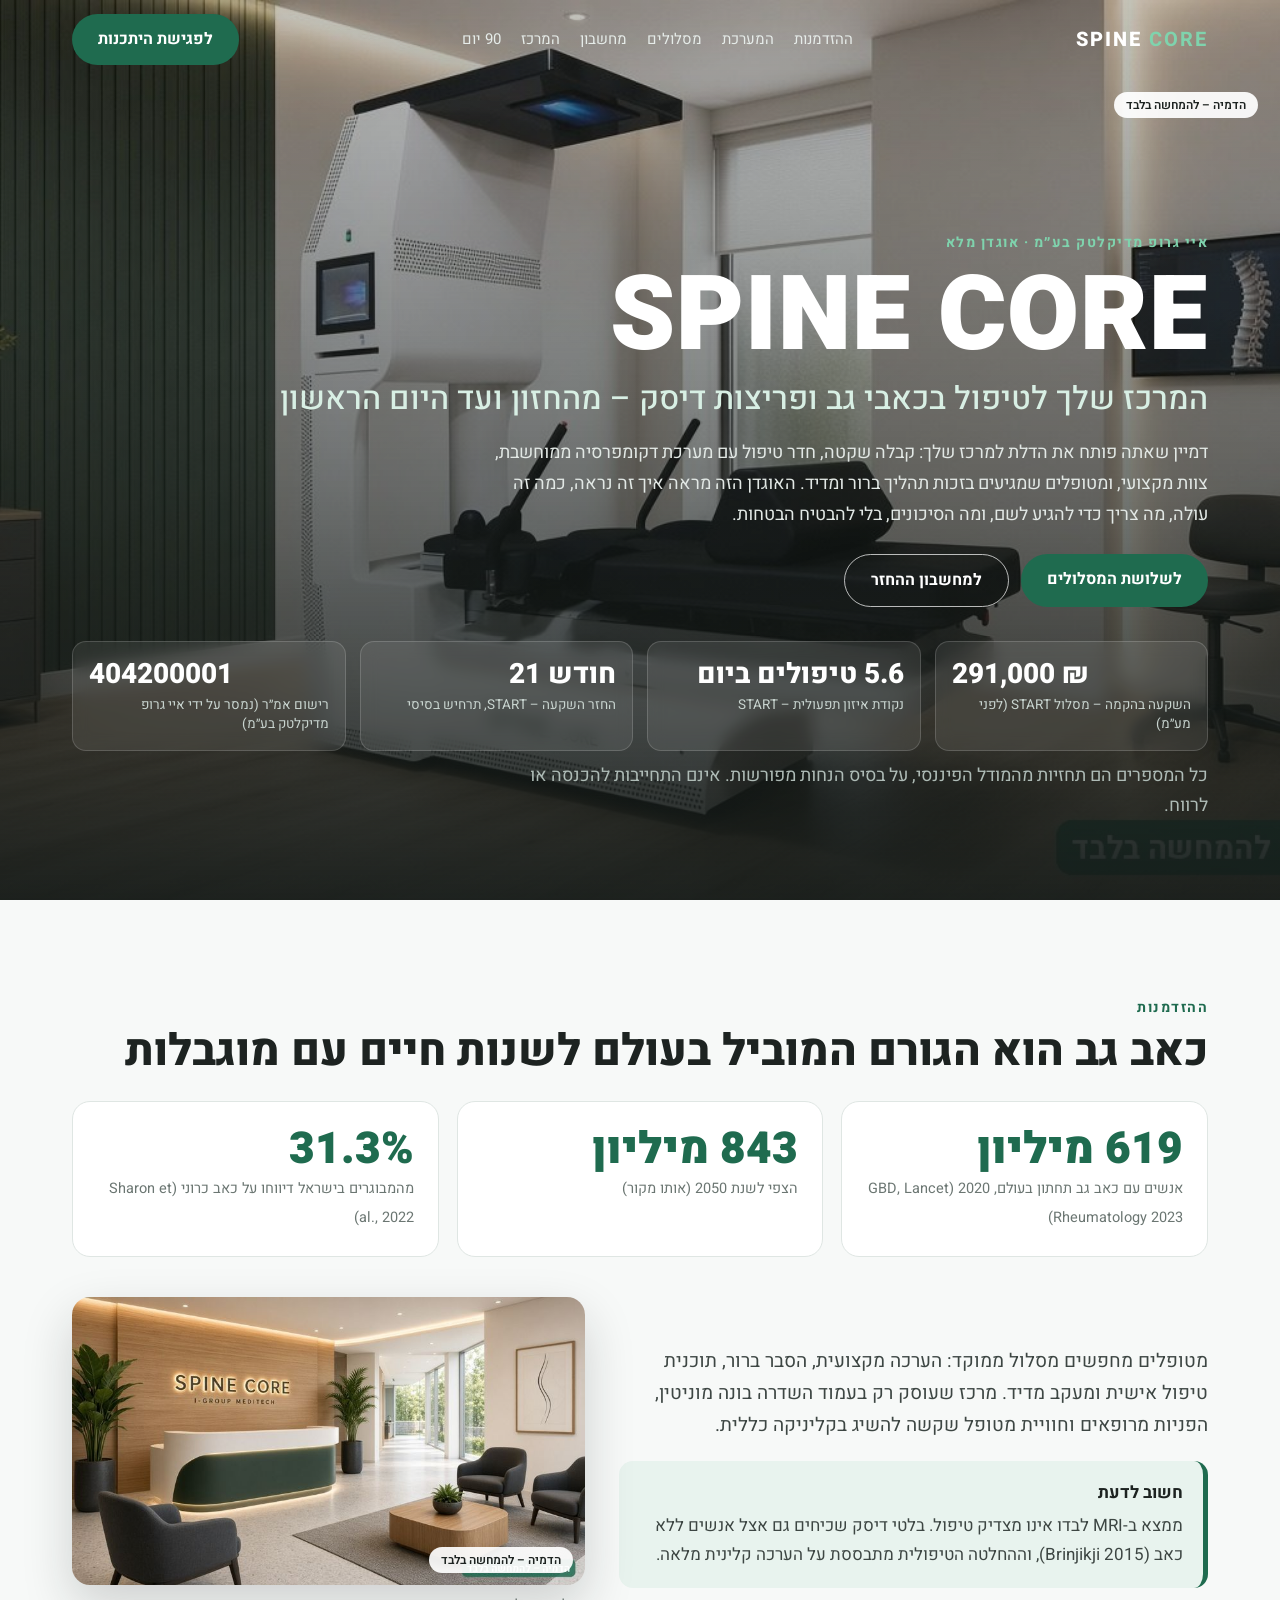
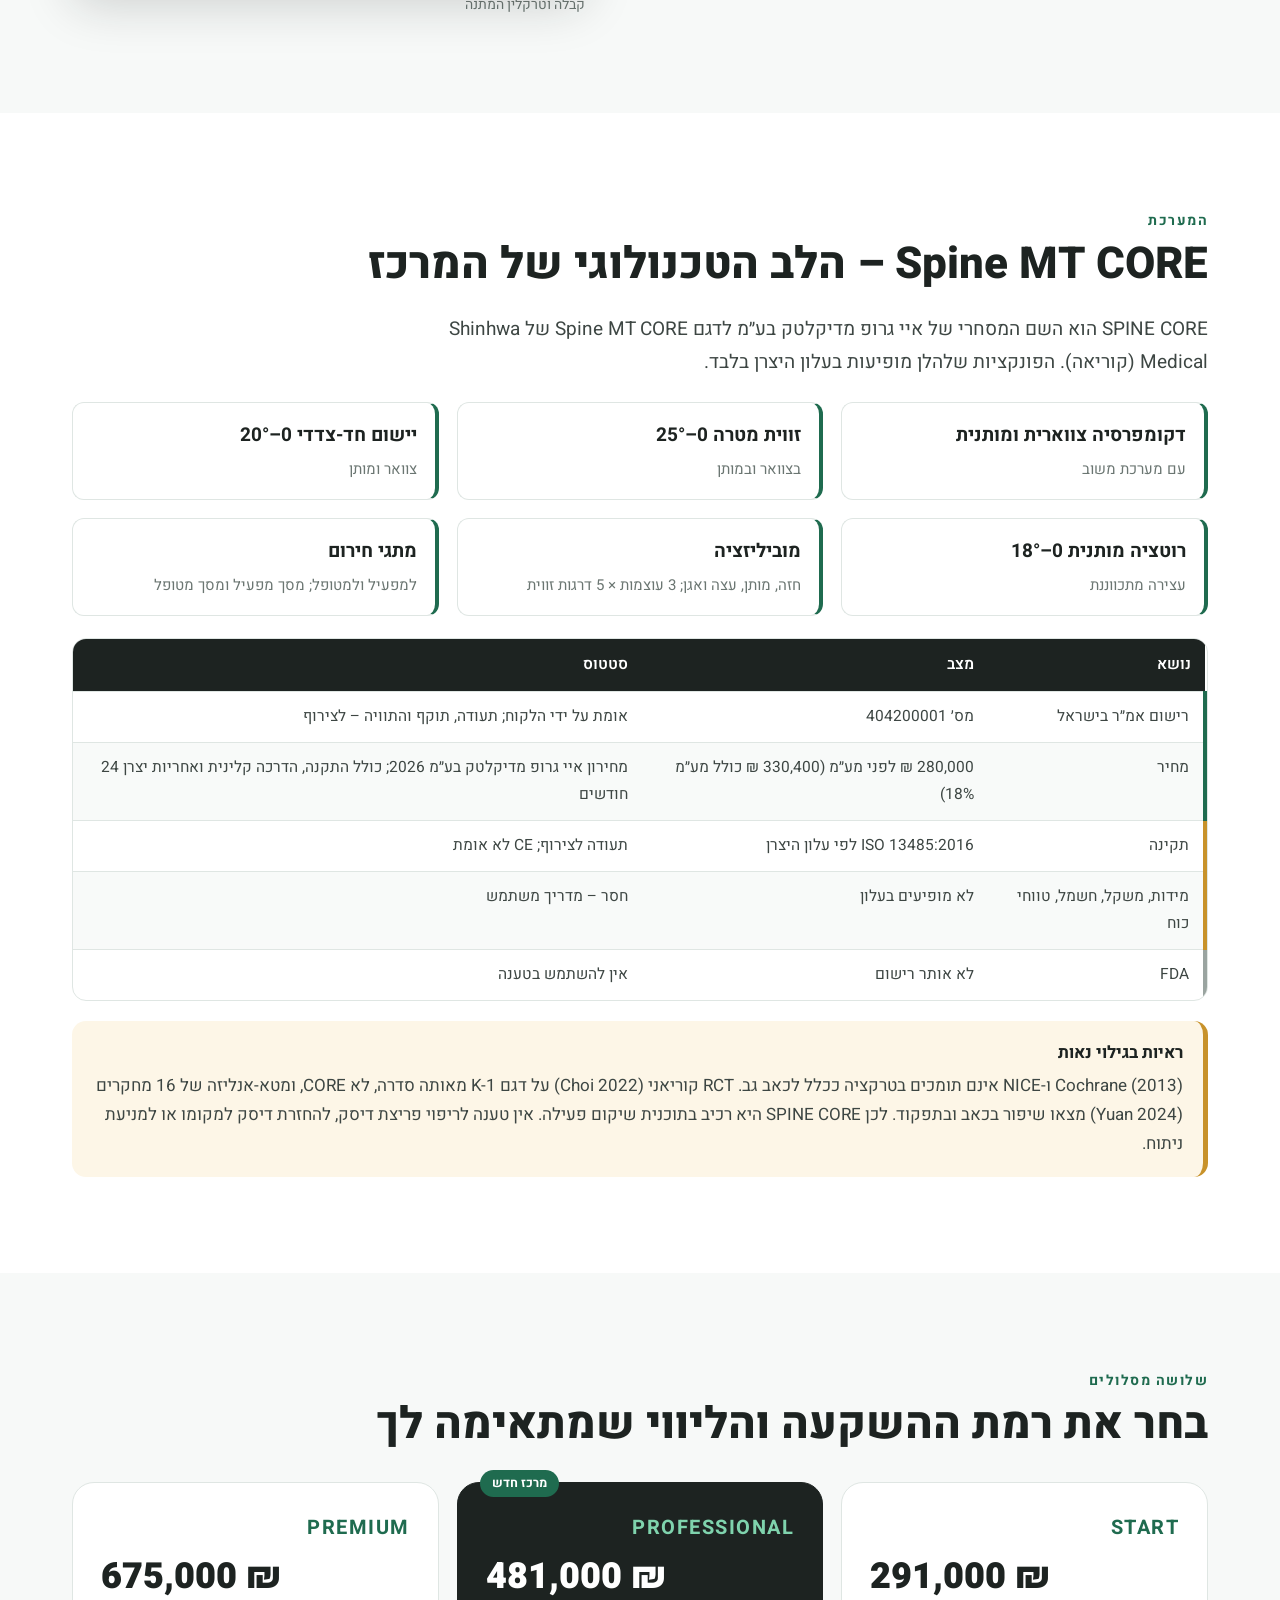
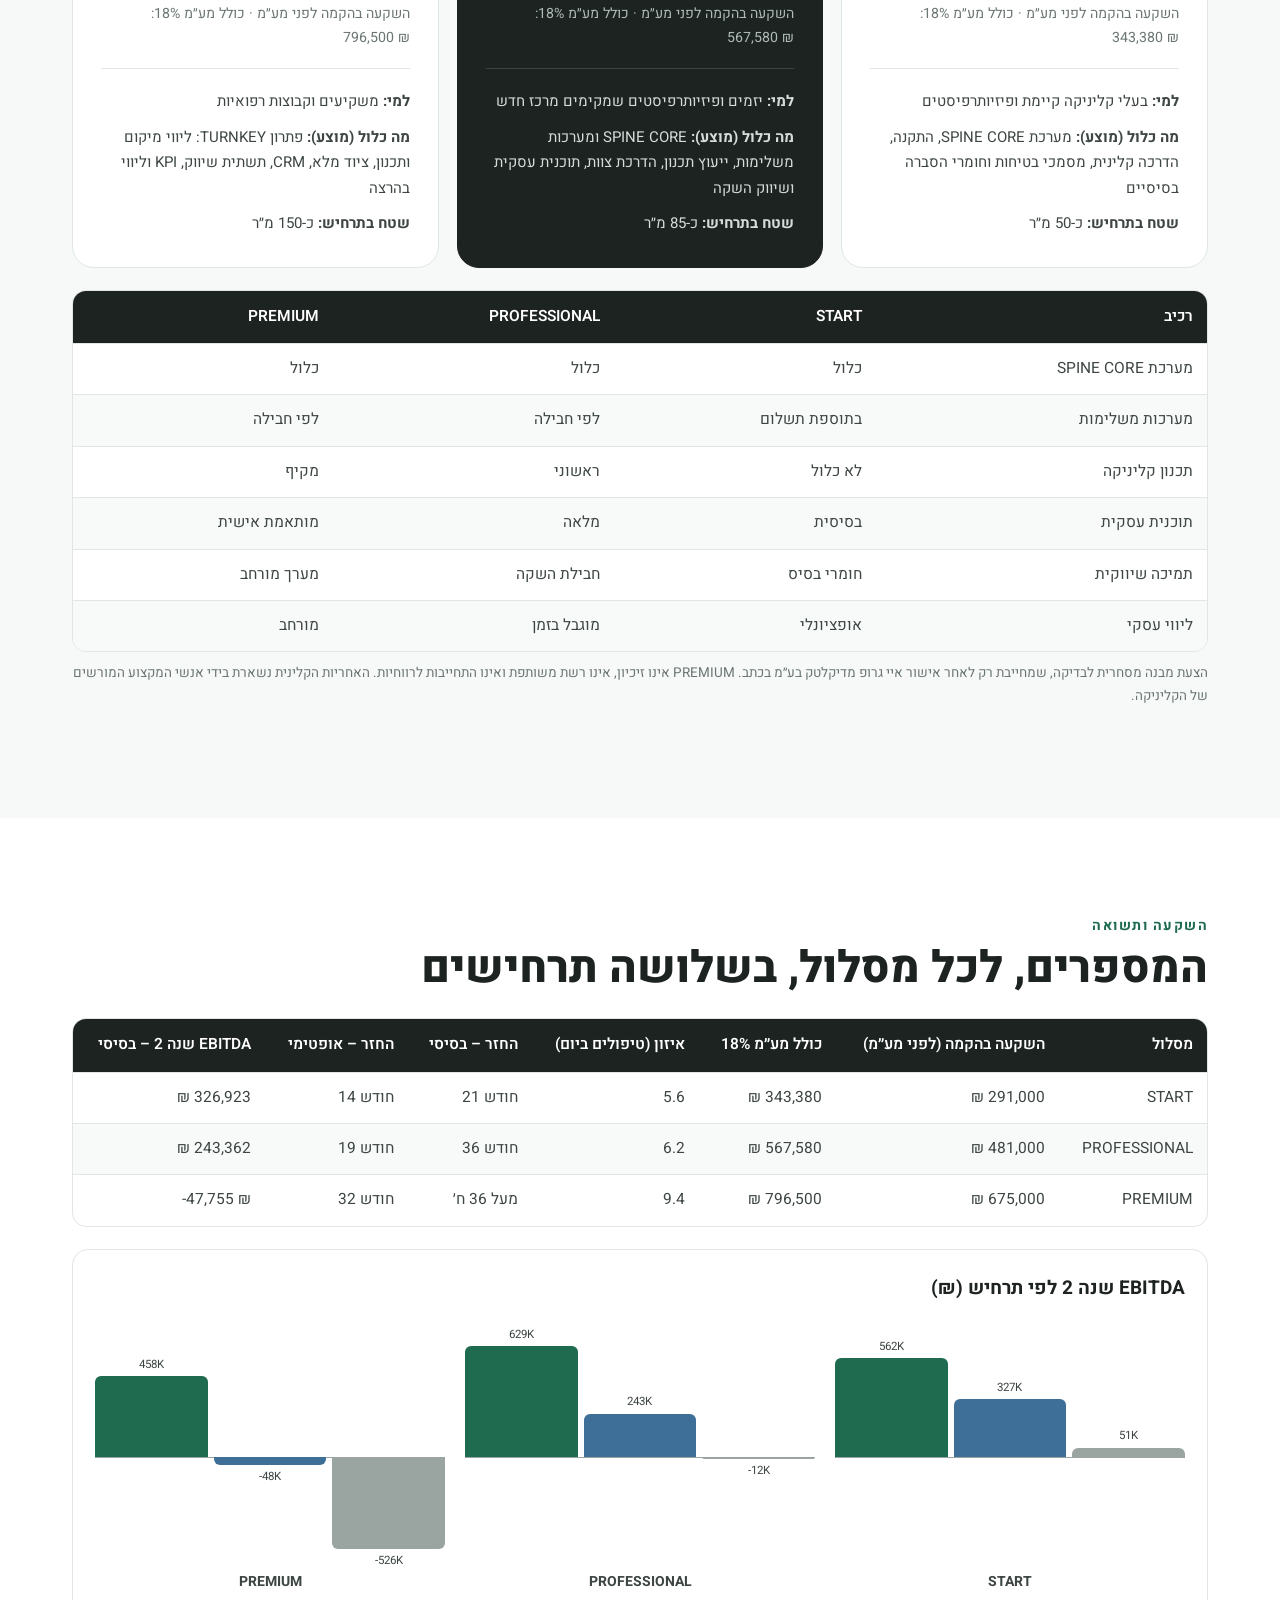
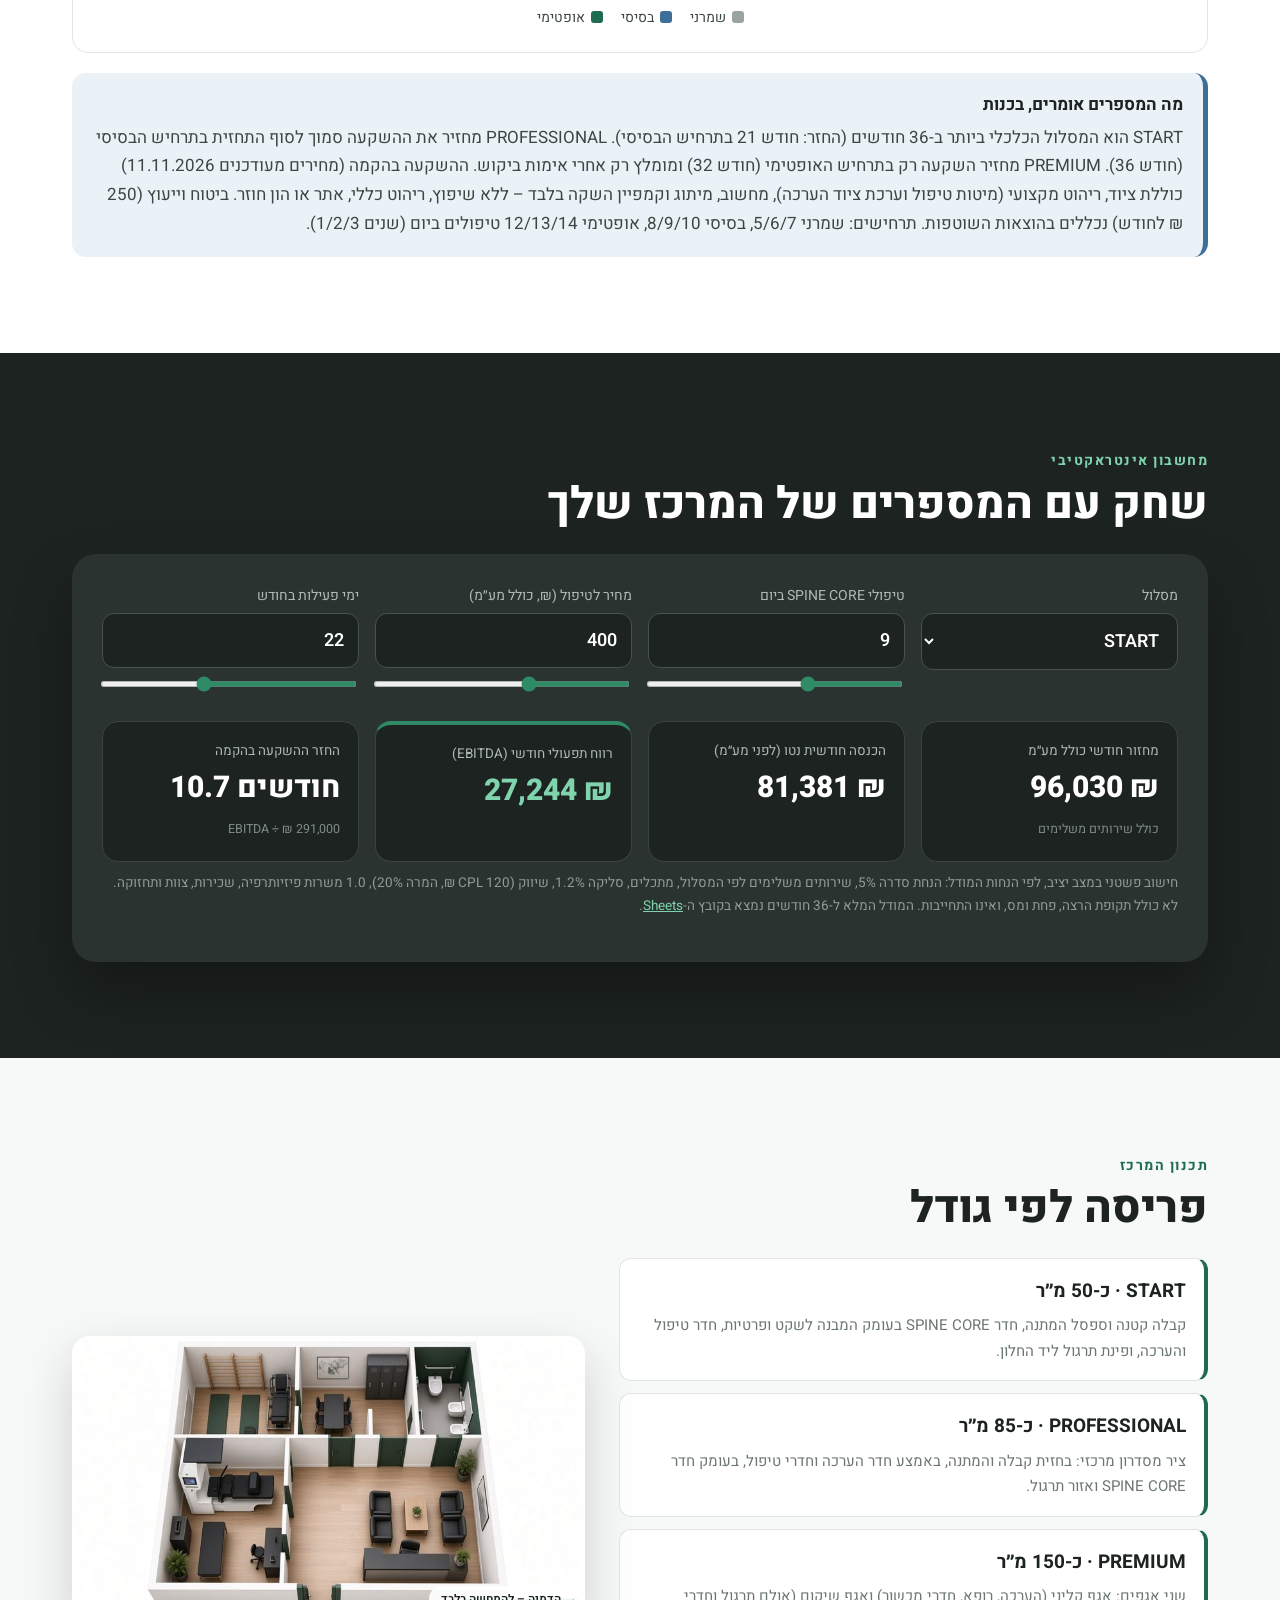
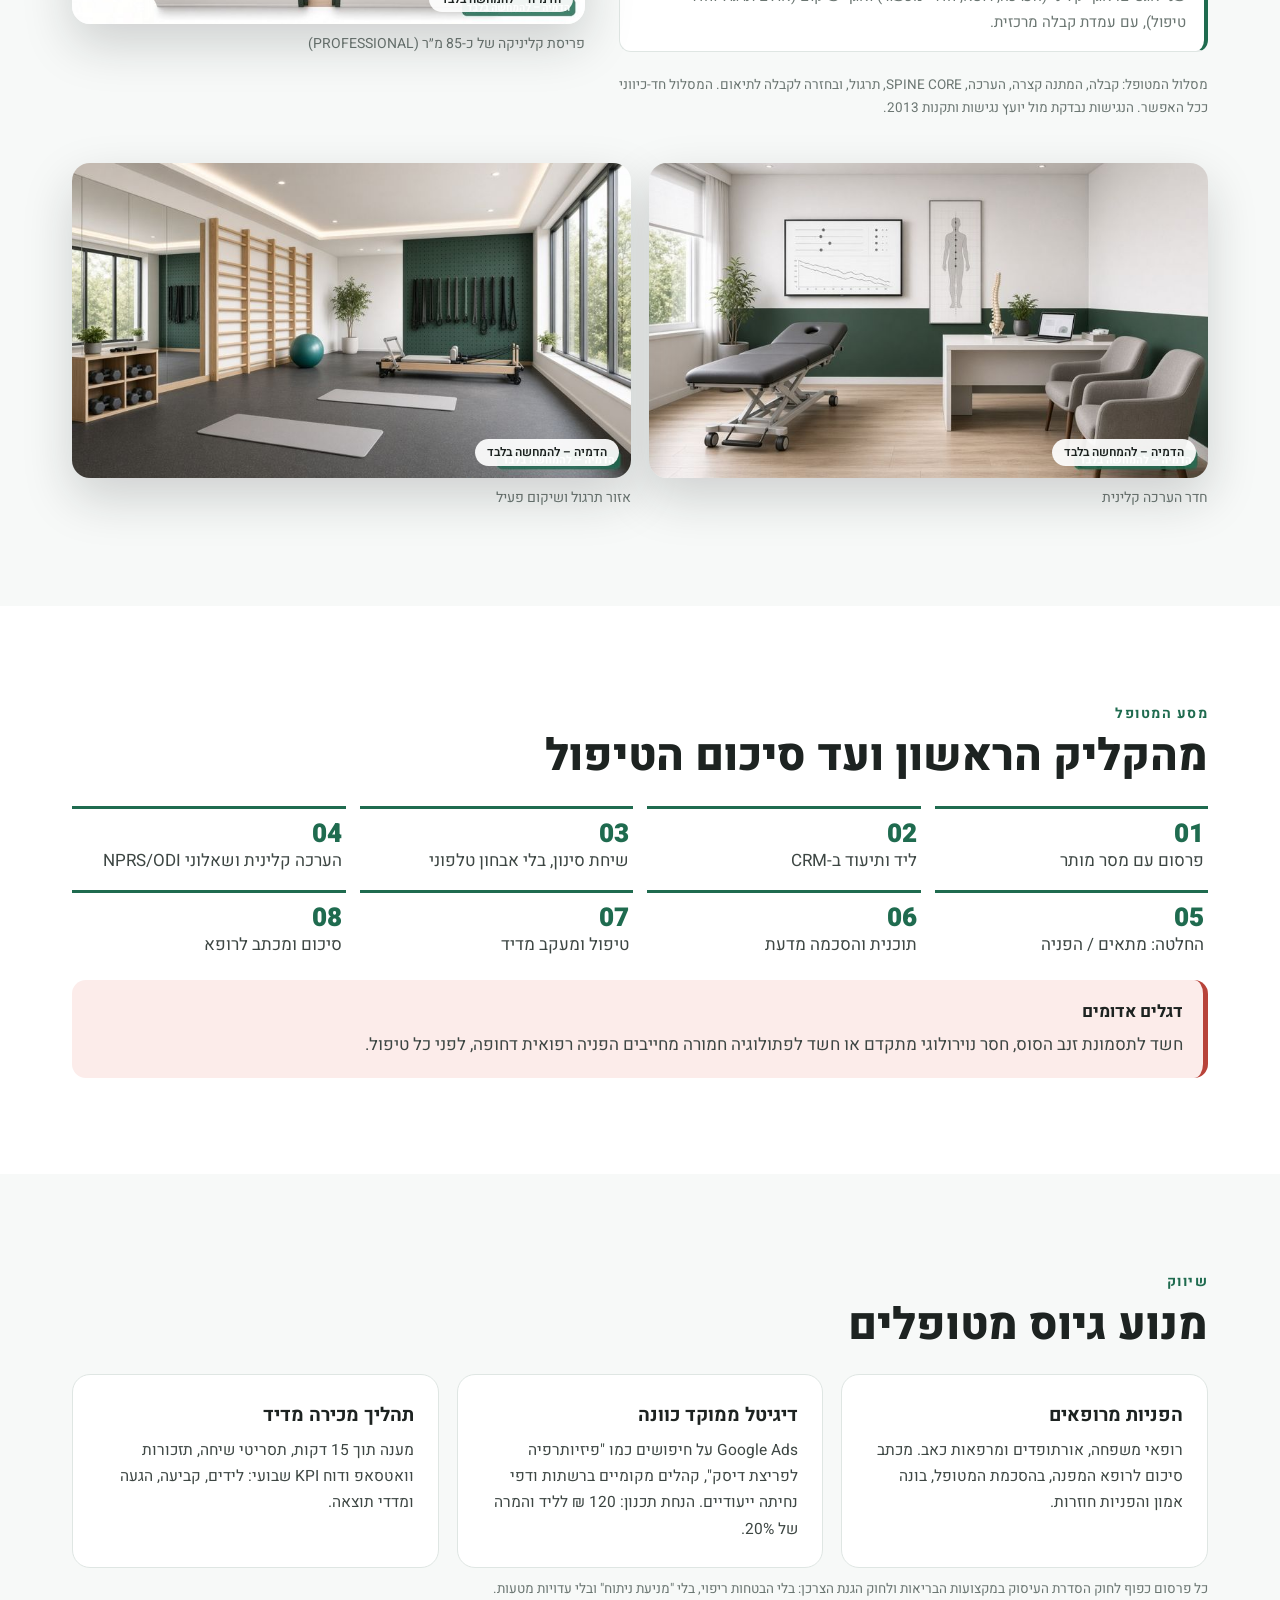
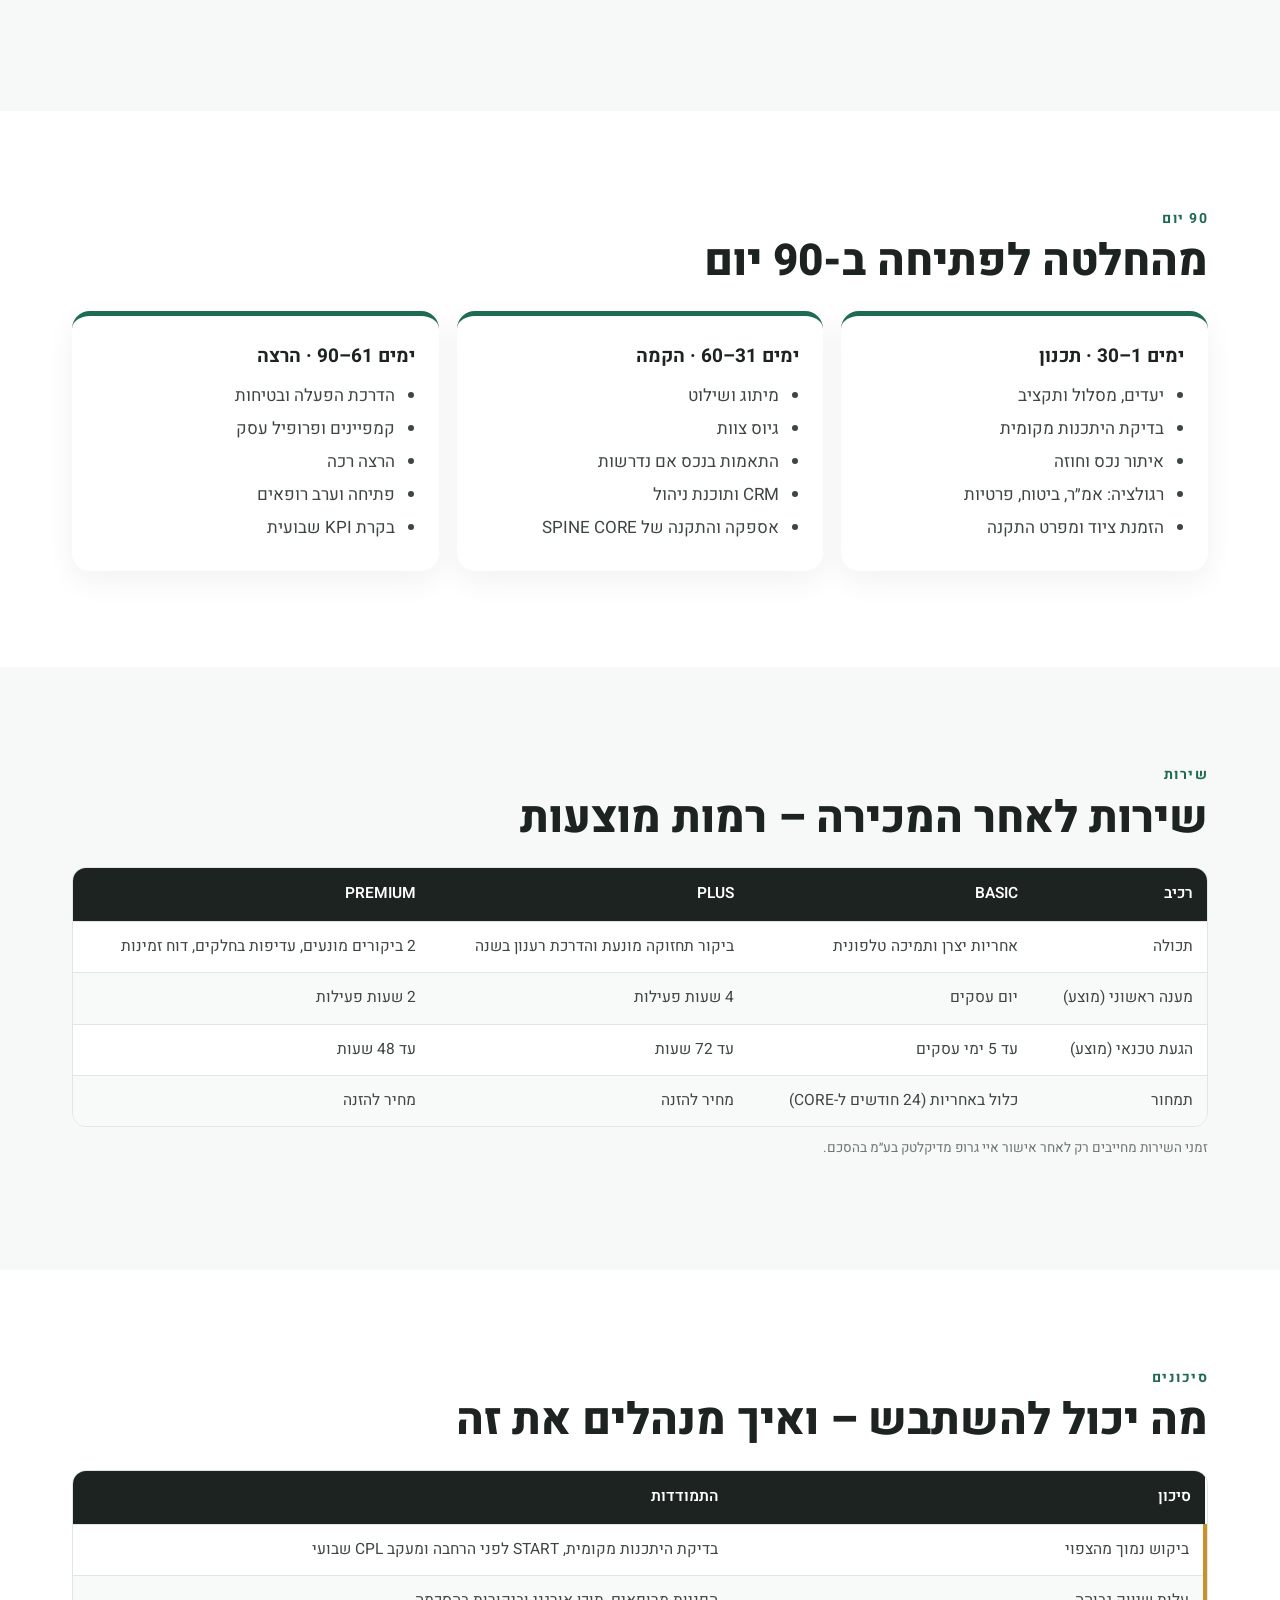
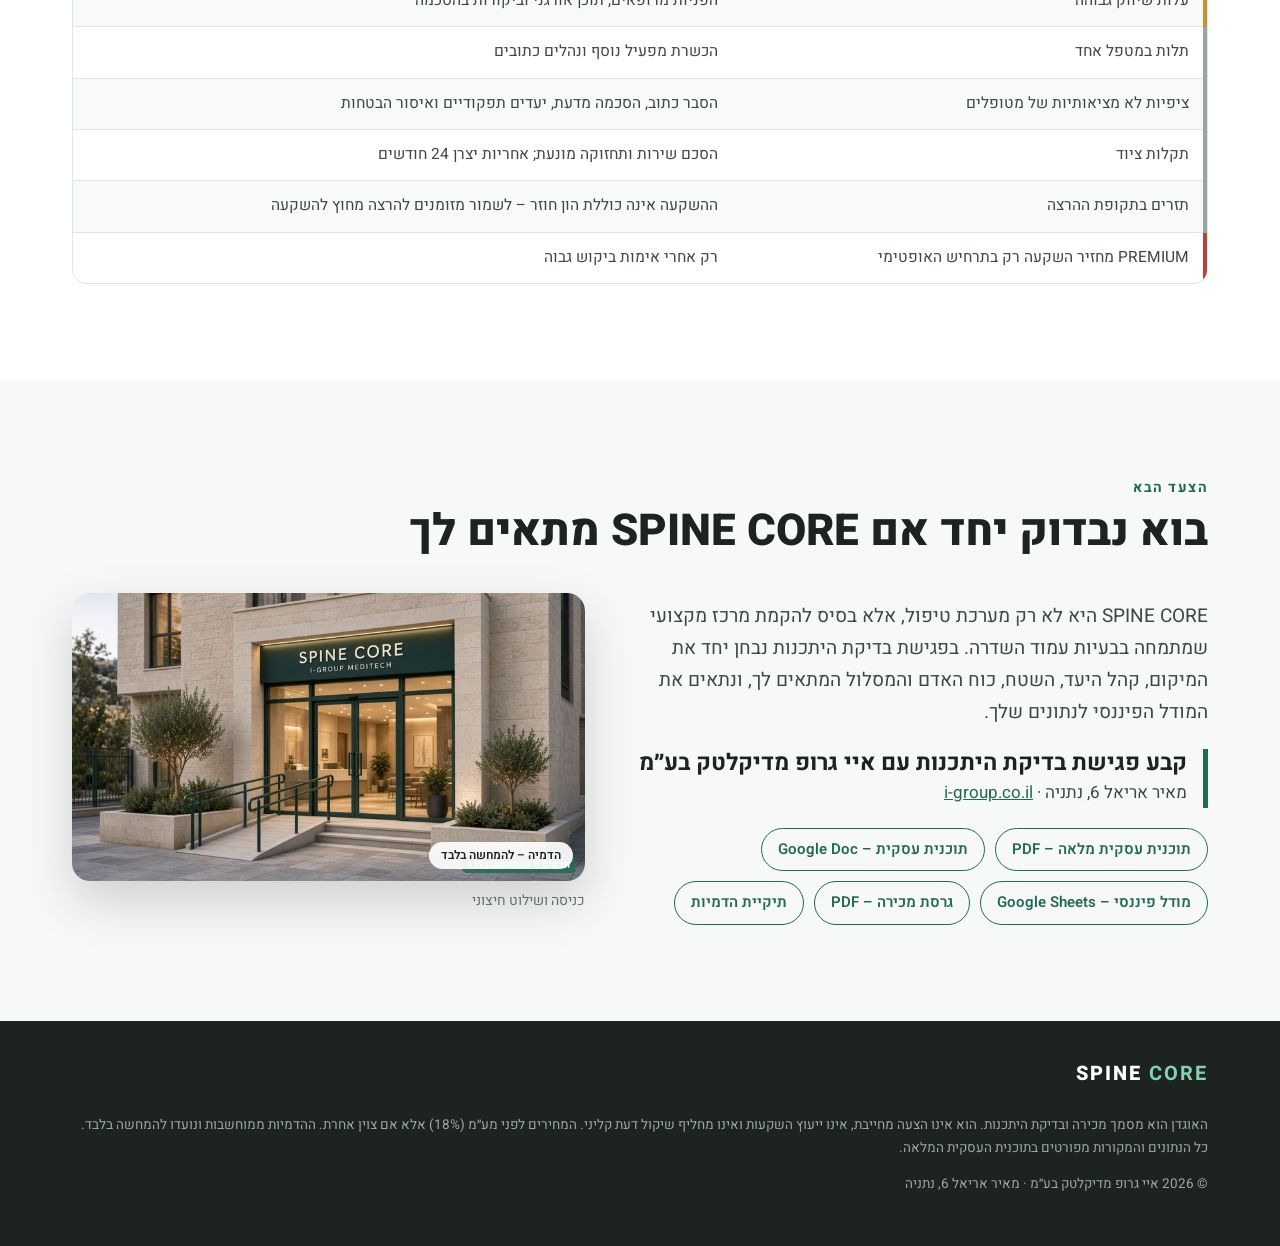
<file: index.html>
<!doctype html>
<html lang="he" dir="rtl">
<head>
<meta charset="utf-8">
<meta name="viewport" content="width=device-width,initial-scale=1,viewport-fit=cover">
<title>SPINE CORE – הקמת מרכז לטיפול בכאבי גב | איי גרופ מדיקלטק בע״מ</title>
<meta name="description" content="אוגדן SPINE CORE: הקמת מרכז מקצועי לכאבי גב ופריצות דיסק עם Spine MT CORE. 3 מסלולי השקעה, מחשבון ROI, הדמיות ותוכנית 90 יום – בשקיפות מלאה.">
<meta name="robots" content="index,follow">
<link rel="canonical" href="https://ilan-lab.github.io/spine-core/">
<meta name="theme-color" content="#1d2321">
<meta property="og:type" content="website">
<meta property="og:site_name" content="SPINE CORE · איי גרופ מדיקלטק בע״מ">
<meta property="og:locale" content="he_IL">
<meta property="og:title" content="SPINE CORE – המרכז שלך לטיפול בכאבי גב ופריצות דיסק">
<meta property="og:description" content="3 מסלולי הקמה, מחשבון החזר השקעה אינטראקטיבי, הדמיות חדרים ותוכנית פתיחה ב-90 יום. מבית איי גרופ מדיקלטק בע״מ.">
<meta property="og:url" content="https://ilan-lab.github.io/spine-core/">
<meta property="og:image" content="https://ilan-lab.github.io/spine-core/og/og-image.jpg">
<meta property="og:image:width" content="1200">
<meta property="og:image:height" content="630">
<meta property="og:image:alt" content="חדר טיפול SPINE CORE – הדמיה – להמחשה בלבד">
<meta name="twitter:card" content="summary_large_image">
<meta name="twitter:title" content="SPINE CORE – המרכז שלך לטיפול בכאבי גב ופריצות דיסק">
<meta name="twitter:description" content="3 מסלולי הקמה, מחשבון החזר השקעה, הדמיות ותוכנית פתיחה ב-90 יום. איי גרופ מדיקלטק בע״מ.">
<meta name="twitter:image" content="https://ilan-lab.github.io/spine-core/og/og-image.jpg">
<link rel="icon" href="data:image/svg+xml,%3Csvg xmlns='http://www.w3.org/2000/svg' viewBox='0 0 64 64'%3E%3Crect width='64' height='64' rx='14' fill='%231f6b4f'/%3E%3Ctext x='32' y='44' font-size='34' text-anchor='middle' fill='white' font-family='Arial' font-weight='bold'%3ES%3C/text%3E%3C/svg%3E">
<link rel="preconnect" href="https://fonts.googleapis.com"><link rel="preconnect" href="https://fonts.gstatic.com" crossorigin>
<link href="https://fonts.googleapis.com/css2?family=Heebo:wght@300;400;500;600;700;800;900&family=Assistant:wght@400;600;700&display=swap" rel="stylesheet">
<link rel="preload" as="image" href="images/room.jpg">
<link rel="stylesheet" href="css/style.css">
<script type="application/ld+json">{"@context":"https://schema.org","@graph":[{"@type":"Organization","name":"איי גרופ מדיקלטק בע״מ","url":"https://i-group.co.il","address":{"@type":"PostalAddress","streetAddress":"מאיר אריאל 6","addressLocality":"נתניה","addressCountry":"IL"}},{"@type":"Product","name":"SPINE CORE (Spine MT CORE)","brand":{"@type":"Brand","name":"איי גרופ מדיקלטק בע״מ"},"manufacturer":{"@type":"Organization","name":"Shinhwa Medical"},"image":"https://ilan-lab.github.io/spine-core/images/room.jpg","description":"מערכת דקומפרסיה ממוחשבת לעמוד השדרה, בסיס להקמת מרכז מקצועי לכאבי גב.","offers":{"@type":"Offer","priceCurrency":"ILS","price":"280000","availability":"https://schema.org/InStock","seller":{"@type":"Organization","name":"איי גרופ מדיקלטק בע״מ"}}},{"@type":"BreadcrumbList","itemListElement":[{"@type":"ListItem","position":1,"name":"SPINE CORE","item":"https://ilan-lab.github.io/spine-core/"}]}]}</script>
</head>
<body>
<header class="nav"><div class="wrap"><a class="logo" href="#top">SPINE <b>CORE</b></a>
<ul><li><a href="#opp">ההזדמנות</a></li><li><a href="#core">המערכת</a></li><li><a href="#tracks">מסלולים</a></li><li><a href="#calc">מחשבון</a></li><li><a href="#layouts">המרכז</a></li><li><a href="#timeline">90 יום</a></li></ul>
<a class="btn" href="#cta">לפגישת היתכנות</a></div></header>

<main id="top">
<section class="hero"><div class="bg" role="img" aria-label="חדר טיפול SPINE CORE עם מערכת Spine MT CORE"></div><span class="badge">הדמיה – להמחשה בלבד</span>
<div class="wrap">
<div class="kick rv">איי גרופ מדיקלטק בע״מ · אוגדן מלא</div>
<h1 class="rv d1">SPINE CORE</h1>
<h2 class="rv d2">המרכז שלך לטיפול בכאבי גב ופריצות דיסק – מהחזון ועד היום הראשון</h2>
<p class="rv d2">דמיין שאתה פותח את הדלת למרכז שלך: קבלה שקטה, חדר טיפול עם מערכת דקומפרסיה ממוחשבת, צוות מקצועי, ומטופלים שמגיעים בזכות תהליך ברור ומדיד. האוגדן הזה מראה איך זה נראה, כמה זה עולה, מה צריך כדי להגיע לשם, ומה הסיכונים, בלי להבטיח הבטחות.</p>
<div class="cta rv d3"><a class="btn" href="#tracks">לשלושת המסלולים</a><a class="btn o" href="#calc">למחשבון ההחזר</a></div>
<div class="stats rv d3">
<div class="stat"><b class="ltr">291,000 ₪</b><span>השקעה בהקמה – מסלול START (לפני מע״מ)</span></div>
<div class="stat"><b>5.6 טיפולים ביום</b><span>נקודת איזון תפעולית – START</span></div>
<div class="stat"><b>חודש 21</b><span>החזר השקעה – START, תרחיש בסיסי</span></div>
<div class="stat"><b class="ltr">404200001</b><span>רישום אמ״ר (נמסר על ידי איי גרופ מדיקלטק בע״מ)</span></div>
</div>
<p class="note">כל המספרים הם תחזיות מהמודל הפיננסי, על בסיס הנחות מפורשות. אינם התחייבות להכנסה או לרווח.</p>
</div></section>

<section class="sec" id="opp"><div class="wrap">
<div class="kick rv">ההזדמנות</div><h2 class="t rv">כאב גב הוא הגורם המוביל בעולם לשנות חיים עם מוגבלות</h2>
<div class="g3">
<div class="big rv"><b>619 מיליון</b><span>אנשים עם כאב גב תחתון בעולם, 2020 (GBD, Lancet Rheumatology 2023)</span></div>
<div class="big rv d1"><b>843 מיליון</b><span>הצפי לשנת 2050 (אותו מקור)</span></div>
<div class="big rv d2"><b>31.3%</b><span>מהמבוגרים בישראל דיווחו על כאב כרוני (Sharon et al., 2022)</span></div>
</div>
<div class="g2" style="margin-top:40px">
<div class="rv"><p class="lead">מטופלים מחפשים מסלול ממוקד: הערכה מקצועית, הסבר ברור, תוכנית טיפול אישית ומעקב מדיד. מרכז שעוסק רק בעמוד השדרה בונה מוניטין, הפניות מרופאים וחוויית מטופל שקשה להשיג בקליניקה כללית.</p>
<div class="call"><h4>חשוב לדעת</h4>ממצא ב-MRI לבדו אינו מצדיק טיפול. בלטי דיסק שכיחים גם אצל אנשים ללא כאב (Brinjikji 2015), וההחלטה הטיפולית מתבססת על הערכה קלינית מלאה.</div></div>
<figure class="rv d1"><div class="ph"><img src="images/reception.jpg" srcset="images/reception-800.jpg 800w, images/reception.jpg 1280w" sizes="(max-width:980px) 100vw, 540px" alt="קבלה וטרקלין המתנה" loading="lazy" width="1280" height="720"><span class="badge">הדמיה – להמחשה בלבד</span></div><figcaption>קבלה וטרקלין המתנה</figcaption></figure>
</div></div></section>

<section class="sec alt" id="core"><div class="wrap">
<div class="kick rv">המערכת</div><h2 class="t rv"><span class="ltr">Spine MT CORE</span> – הלב הטכנולוגי של המרכז</h2>
<p class="lead rv">SPINE CORE הוא השם המסחרי של איי גרופ מדיקלטק בע״מ לדגם Spine MT CORE של Shinhwa Medical (קוריאה). הפונקציות שלהלן מופיעות בעלון היצרן בלבד.</p>
<div class="g3" style="margin-top:24px">
<div class="fn rv"><h3>דקומפרסיה צווארית ומותנית</h3><p>עם מערכת משוב</p></div>
<div class="fn rv d1"><h3>זווית מטרה 0–25°</h3><p>בצוואר ובמותן</p></div>
<div class="fn rv d2"><h3>יישום חד-צדדי 0–20°</h3><p>צוואר ומותן</p></div>
<div class="fn rv"><h3>רוטציה מותנית 0–18°</h3><p>עצירה מתכווננת</p></div>
<div class="fn rv d1"><h3>מוביליזציה</h3><p>חזה, מותן, עצה ואגן; 3 עוצמות × 5 דרגות זווית</p></div>
<div class="fn rv d2"><h3>מתגי חירום</h3><p>למפעיל ולמטופל; מסך מפעיל ומסך מטופל</p></div>
</div>
<div class="tw rv"><table><thead><tr><th>נושא</th><th>מצב</th><th>סטטוס</th></tr></thead><tbody>
<tr><td class="ok">רישום אמ״ר בישראל</td><td>מס׳ 404200001</td><td>אומת על ידי הלקוח; תעודה, תוקף והתוויה – לצירוף</td></tr>
<tr><td class="ok">מחיר</td><td>280,000 ₪ לפני מע״מ (330,400 ₪ כולל מע״מ 18%)</td><td>מחירון איי גרופ מדיקלטק בע״מ 2026; כולל התקנה, הדרכה קלינית ואחריות יצרן 24 חודשים</td></tr>
<tr><td class="wa">תקינה</td><td>ISO 13485:2016 לפי עלון היצרן</td><td>תעודה לצירוף; CE לא אומת</td></tr>
<tr><td class="wa">מידות, משקל, חשמל, טווחי כוח</td><td>לא מופיעים בעלון</td><td>חסר – מדריך משתמש</td></tr>
<tr><td class="no">FDA</td><td>לא אותר רישום</td><td>אין להשתמש בטענה</td></tr>
</tbody></table></div>
<div class="call w rv"><h4>ראיות בגילוי נאות</h4>Cochrane (2013) ו-NICE אינם תומכים בטרקציה ככלל לכאב גב. RCT קוריאני (Choi 2022) על דגם K-1 מאותה סדרה, לא CORE, ומטא-אנליזה של 16 מחקרים (Yuan 2024) מצאו שיפור בכאב ובתפקוד. לכן SPINE CORE היא רכיב בתוכנית שיקום פעילה. אין טענה לריפוי פריצת דיסק, להחזרת דיסק למקומו או למניעת ניתוח.</div>
</div></section>

<section class="sec" id="tracks"><div class="wrap">
<div class="kick rv">שלושה מסלולים</div><h2 class="t rv">בחר את רמת ההשקעה והליווי שמתאימה לך</h2>
<div class="g3" style="margin-top:30px">
<div class="track rv"><h3>START</h3><div class="pr ltr">291,000 ₪</div><small>השקעה בהקמה לפני מע״מ · כולל מע״מ 18%: <span class="ltr">343,380 ₪</span></small><hr><p><b>למי:</b> בעלי קליניקה קיימת ופיזיותרפיסטים</p><p><b>מה כלול (מוצע):</b> מערכת SPINE CORE, התקנה, הדרכה קלינית, מסמכי בטיחות וחומרי הסברה בסיסיים</p><p><b>שטח בתרחיש:</b> כ-50 מ״ר</p></div>
<div class="track f rv d1"><span class="tg">מרכז חדש</span><h3>PROFESSIONAL</h3><div class="pr ltr">481,000 ₪</div><small>השקעה בהקמה לפני מע״מ · כולל מע״מ 18%: <span class="ltr">567,580 ₪</span></small><hr><p><b>למי:</b> יזמים ופיזיותרפיסטים שמקימים מרכז חדש</p><p><b>מה כלול (מוצע):</b> SPINE CORE ומערכות משלימות, ייעוץ תכנון, הדרכת צוות, תוכנית עסקית ושיווק השקה</p><p><b>שטח בתרחיש:</b> כ-85 מ״ר</p></div>
<div class="track rv d2"><h3>PREMIUM</h3><div class="pr ltr">675,000 ₪</div><small>השקעה בהקמה לפני מע״מ · כולל מע״מ 18%: <span class="ltr">796,500 ₪</span></small><hr><p><b>למי:</b> משקיעים וקבוצות רפואיות</p><p><b>מה כלול (מוצע):</b> פתרון TURNKEY: ליווי מיקום ותכנון, ציוד מלא, CRM, תשתית שיווק, KPI וליווי בהרצה</p><p><b>שטח בתרחיש:</b> כ-150 מ״ר</p></div>
</div>
<div class="tw rv"><table><thead><tr><th>רכיב</th><th>START</th><th>PROFESSIONAL</th><th>PREMIUM</th></tr></thead><tbody>
<tr><td>מערכת SPINE CORE</td><td>כלול</td><td>כלול</td><td>כלול</td></tr>
<tr><td>מערכות משלימות</td><td>בתוספת תשלום</td><td>לפי חבילה</td><td>לפי חבילה</td></tr>
<tr><td>תכנון קליניקה</td><td>לא כלול</td><td>ראשוני</td><td>מקיף</td></tr>
<tr><td>תוכנית עסקית</td><td>בסיסית</td><td>מלאה</td><td>מותאמת אישית</td></tr>
<tr><td>תמיכה שיווקית</td><td>חומרי בסיס</td><td>חבילת השקה</td><td>מערך מורחב</td></tr>
<tr><td>ליווי עסקי</td><td>אופציונלי</td><td>מוגבל בזמן</td><td>מורחב</td></tr>
</tbody></table></div>
<p class="note">הצעת מבנה מסחרית לבדיקה, שמחייבת רק לאחר אישור איי גרופ מדיקלטק בע״מ בכתב. PREMIUM אינו זיכיון, אינו רשת משותפת ואינו התחייבות לרווחיות. האחריות הקלינית נשארת בידי אנשי המקצוע המורשים של הקליניקה.</p>
</div></section>

<section class="sec alt" id="roi"><div class="wrap">
<div class="kick rv">השקעה ותשואה</div><h2 class="t rv">המספרים, לכל מסלול, בשלושה תרחישים</h2>
<div class="tw rv"><table><thead><tr><th>מסלול</th><th>השקעה בהקמה (לפני מע״מ)</th><th>כולל מע״מ 18%</th><th>איזון (טיפולים ביום)</th><th>החזר – בסיסי</th><th>החזר – אופטימי</th><th>EBITDA שנה 2 – בסיסי</th></tr></thead><tbody>
<tr><td>START</td><td>291,000 ₪</td><td>343,380 ₪</td><td>5.6</td><td>חודש 21</td><td>חודש 14</td><td>326,923 ₪</td></tr>
<tr><td>PROFESSIONAL</td><td>481,000 ₪</td><td>567,580 ₪</td><td>6.2</td><td>חודש 36</td><td>חודש 19</td><td>243,362 ₪</td></tr>
<tr><td>PREMIUM</td><td>675,000 ₪</td><td>796,500 ₪</td><td>9.4</td><td>מעל 36 ח׳</td><td>חודש 32</td><td><span class="ltr">-47,755 ₪</span></td></tr>
</tbody></table></div>
<div class="chart rv"><h3>EBITDA שנה 2 לפי תרחיש (₪)</h3><div class="bars" id="bars" style="margin-top:30px"></div>
<div class="leg"><span style="--c:#9aa4a0">שמרני</span><span style="--c:#3d6f99">בסיסי</span><span style="--c:#1f6b4f">אופטימי</span></div></div>
<div class="call i rv"><h4>מה המספרים אומרים, בכנות</h4>START הוא המסלול הכלכלי ביותר ב-36 חודשים (החזר: חודש 21 בתרחיש הבסיסי). PROFESSIONAL מחזיר את ההשקעה סמוך לסוף התחזית בתרחיש הבסיסי (חודש 36). PREMIUM מחזיר השקעה רק בתרחיש האופטימי (חודש 32) ומומלץ רק אחרי אימות ביקוש. ההשקעה בהקמה (מחירים מעודכנים 11.11.2026) כוללת ציוד, ריהוט מקצועי (מיטות טיפול וערכת ציוד הערכה), מחשוב, מיתוג וקמפיין השקה בלבד – ללא שיפוץ, ריהוט כללי, אתר או הון חוזר. ביטוח וייעוץ (250 ₪ לחודש) נכללים בהוצאות השוטפות. תרחישים: שמרני 5/6/7, בסיסי 8/9/10, אופטימי 12/13/14 טיפולים ביום (שנים 1/2/3).</div>
</div></section>

<section class="sec dark" id="calc"><div class="wrap">
<div class="kick rv">מחשבון אינטראקטיבי</div><h2 class="t rv">שחק עם המספרים של המרכז שלך</h2>
<div class="calc rv">
<div class="g4">
<div><label for="c-track">מסלול</label><select id="c-track"><option>START</option><option>PROFESSIONAL</option><option>PREMIUM</option></select></div>
<div><label for="c-daily">טיפולי SPINE CORE ביום</label><input id="c-daily" type="number" inputmode="decimal" value="9" min="0"><input id="s-daily" type="range" min="0" max="25" step="1" value="9" aria-label="טיפולים ביום"></div>
<div><label for="c-price">מחיר לטיפול (₪, כולל מע״מ)</label><input id="c-price" type="number" inputmode="decimal" value="400" min="0"><input id="s-price" type="range" min="150" max="800" step="10" value="400" aria-label="מחיר לטיפול"></div>
<div><label for="c-days">ימי פעילות בחודש</label><input id="c-days" type="number" inputmode="decimal" value="22" min="0"><input id="s-days" type="range" min="10" max="30" step="1" value="22" aria-label="ימי פעילות"></div>
</div>
<div class="g4 res">
<div><span>מחזור חודשי כולל מע״מ</span><b id="r-gross">–</b><small>כולל שירותים משלימים</small></div>
<div><span>הכנסה חודשית נטו (לפני מע״מ)</span><b id="r-net">–</b></div>
<div class="hl"><span>רווח תפעולי חודשי (EBITDA)</span><b id="r-e">–</b></div>
<div><span>החזר ההשקעה בהקמה</span><b id="r-m">–</b><small id="r-setup"></small></div>
</div>
<p class="note" style="color:#8f9c97">חישוב פשטני במצב יציב, לפי הנחות המודל: הנחת סדרה 5%, שירותים משלימים לפי המסלול, מתכלים, סליקה 1.2%, שיווק (CPL 120 ₪, המרה 20%), <span id="r-fte">1.0</span> משרות פיזיותרפיה, שכירות, צוות ותחזוקה. לא כולל תקופת הרצה, פחת ומס, ואינו התחייבות. המודל המלא ל-36 חודשים נמצא בקובץ ה-<a href="https://docs.google.com/spreadsheets/d/1UXLJ7s7YETRpouZ96TFOV1AqIXbNExBaA3JpujIIy8c/edit" target="_blank" rel="noopener" style="color:#7fd3ad">Sheets</a>.</p>
</div></div></section>

<section class="sec" id="layouts"><div class="wrap">
<div class="kick rv">תכנון המרכז</div><h2 class="t rv">פריסה לפי גודל</h2>
<div class="g2">
<div class="lay rv">
<div class="fn"><h3>START · כ-50 מ״ר</h3><p>קבלה קטנה וספסל המתנה, חדר SPINE CORE בעומק המבנה לשקט ופרטיות, חדר טיפול והערכה, ופינת תרגול ליד החלון.</p></div>
<div class="fn"><h3>PROFESSIONAL · כ-85 מ״ר</h3><p>ציר מסדרון מרכזי: בחזית קבלה והמתנה, באמצע חדר הערכה וחדרי טיפול, בעומק חדר SPINE CORE ואזור תרגול.</p></div>
<div class="fn"><h3>PREMIUM · כ-150 מ״ר</h3><p>שני אגפים: אגף קליני (הערכה, רופא, חדרי מכשור) ואגף שיקום (אולם תרגול וחדרי טיפול), עם עמדת קבלה מרכזית.</p></div>
<p class="note">מסלול המטופל: קבלה, המתנה קצרה, הערכה, SPINE CORE, תרגול, ובחזרה לקבלה לתיאום. המסלול חד-כיווני ככל האפשר. הנגישות נבדקת מול יועץ נגישות ותקנות 2013.</p>
</div>
<figure class="rv d1"><div class="ph"><img src="images/plan.jpg" srcset="images/plan-800.jpg 800w, images/plan.jpg 1280w" sizes="(max-width:980px) 100vw, 640px" alt="פריסת קליניקה של כ-85 מ״ר (PROFESSIONAL)" loading="lazy" width="1280" height="720"><span class="badge">הדמיה – להמחשה בלבד</span></div><figcaption>פריסת קליניקה של כ-85 מ״ר (PROFESSIONAL)</figcaption></figure>
</div>
<div class="gp" style="margin-top:30px">
<figure class="rv"><div class="ph"><img src="images/assess.jpg" srcset="images/assess-800.jpg 800w, images/assess.jpg 1280w" sizes="(max-width:560px) 100vw, 580px" alt="חדר הערכה קלינית" loading="lazy" width="1280" height="720"><span class="badge">הדמיה – להמחשה בלבד</span></div><figcaption>חדר הערכה קלינית</figcaption></figure>
<figure class="rv d1"><div class="ph"><img src="images/rehab.jpg" srcset="images/rehab-800.jpg 800w, images/rehab.jpg 1280w" sizes="(max-width:560px) 100vw, 580px" alt="אזור תרגול ושיקום פעיל" loading="lazy" width="1280" height="720"><span class="badge">הדמיה – להמחשה בלבד</span></div><figcaption>אזור תרגול ושיקום פעיל</figcaption></figure>
</div></div></section>

<section class="sec alt" id="journey"><div class="wrap">
<div class="kick rv">מסע המטופל</div><h2 class="t rv">מהקליק הראשון ועד סיכום הטיפול</h2>
<div class="steps">
<div class="step rv"><b>01</b>פרסום עם מסר מותר</div><div class="step rv d1"><b>02</b>ליד ותיעוד ב-CRM</div><div class="step rv d2"><b>03</b>שיחת סינון, בלי אבחון טלפוני</div><div class="step rv d3"><b>04</b>הערכה קלינית ושאלוני NPRS/ODI</div>
<div class="step rv"><b>05</b>החלטה: מתאים / הפניה</div><div class="step rv d1"><b>06</b>תוכנית והסכמה מדעת</div><div class="step rv d2"><b>07</b>טיפול ומעקב מדיד</div><div class="step rv d3"><b>08</b>סיכום ומכתב לרופא</div>
</div>
<div class="call dg rv"><h4>דגלים אדומים</h4>חשד לתסמונת זנב הסוס, חסר נוירולוגי מתקדם או חשד לפתולוגיה חמורה מחייבים הפניה רפואית דחופה, לפני כל טיפול.</div>
</div></section>

<section class="sec" id="mkt"><div class="wrap">
<div class="kick rv">שיווק</div><h2 class="t rv">מנוע גיוס מטופלים</h2>
<div class="g3">
<div class="card rv"><h3>הפניות מרופאים</h3><p>רופאי משפחה, אורתופדים ומרפאות כאב. מכתב סיכום לרופא המפנה, בהסכמת המטופל, בונה אמון והפניות חוזרות.</p></div>
<div class="card rv d1"><h3>דיגיטל ממוקד כוונה</h3><p>Google Ads על חיפושים כמו "פיזיותרפיה לפריצת דיסק", קהלים מקומיים ברשתות ודפי נחיתה ייעודיים. הנחת תכנון: 120 ₪ לליד והמרה של 20%.</p></div>
<div class="card rv d2"><h3>תהליך מכירה מדיד</h3><p>מענה תוך 15 דקות, תסריטי שיחה, תזכורות וואטסאפ ודוח KPI שבועי: לידים, קביעה, הגעה ומדדי תוצאה.</p></div>
</div>
<p class="note">כל פרסום כפוף לחוק הסדרת העיסוק במקצועות הבריאות ולחוק הגנת הצרכן: בלי הבטחות ריפוי, בלי "מניעת ניתוח" ובלי עדויות מטעות.</p>
</div></section>

<section class="sec alt" id="timeline"><div class="wrap">
<div class="kick rv">90 יום</div><h2 class="t rv">מהחלטה לפתיחה ב-90 יום</h2>
<div class="g3">
<div class="ph3 rv"><h3>ימים 1–30 · תכנון</h3><ul><li>יעדים, מסלול ותקציב</li><li>בדיקת היתכנות מקומית</li><li>איתור נכס וחוזה</li><li>רגולציה: אמ״ר, ביטוח, פרטיות</li><li>הזמנת ציוד ומפרט התקנה</li></ul></div>
<div class="ph3 rv d1"><h3>ימים 31–60 · הקמה</h3><ul><li>מיתוג ושילוט</li><li>גיוס צוות</li><li>התאמות בנכס אם נדרשות</li><li>CRM ותוכנת ניהול</li><li>אספקה והתקנה של SPINE CORE</li></ul></div>
<div class="ph3 rv d2"><h3>ימים 61–90 · הרצה</h3><ul><li>הדרכת הפעלה ובטיחות</li><li>קמפיינים ופרופיל עסק</li><li>הרצה רכה</li><li>פתיחה וערב רופאים</li><li>בקרת KPI שבועית</li></ul></div>
</div></div></section>

<section class="sec" id="service"><div class="wrap">
<div class="kick rv">שירות</div><h2 class="t rv">שירות לאחר המכירה – רמות מוצעות</h2>
<div class="tw rv"><table><thead><tr><th>רכיב</th><th>BASIC</th><th>PLUS</th><th>PREMIUM</th></tr></thead><tbody>
<tr><td>תכולה</td><td>אחריות יצרן ותמיכה טלפונית</td><td>ביקור תחזוקה מונעת והדרכת רענון בשנה</td><td>2 ביקורים מונעים, עדיפות בחלקים, דוח זמינות</td></tr>
<tr><td>מענה ראשוני (מוצע)</td><td>יום עסקים</td><td>4 שעות פעילות</td><td>2 שעות פעילות</td></tr>
<tr><td>הגעת טכנאי (מוצע)</td><td>עד 5 ימי עסקים</td><td>עד 72 שעות</td><td>עד 48 שעות</td></tr>
<tr><td>תמחור</td><td>כלול באחריות (24 חודשים ל-CORE)</td><td>מחיר להזנה</td><td>מחיר להזנה</td></tr>
</tbody></table></div>
<p class="note">זמני השירות מחייבים רק לאחר אישור איי גרופ מדיקלטק בע״מ בהסכם.</p>
</div></section>

<section class="sec alt" id="risks"><div class="wrap">
<div class="kick rv">סיכונים</div><h2 class="t rv">מה יכול להשתבש – ואיך מנהלים את זה</h2>
<div class="tw rv"><table><thead><tr><th>סיכון</th><th>התמודדות</th></tr></thead><tbody>
<tr><td class="wa">ביקוש נמוך מהצפוי</td><td>בדיקת היתכנות מקומית, START לפני הרחבה ומעקב CPL שבועי</td></tr>
<tr><td class="wa">עלות שיווק גבוהה</td><td>הפניות מרופאים, תוכן אורגני וביקורות בהסכמה</td></tr>
<tr><td class="no">תלות במטפל אחד</td><td>הכשרת מפעיל נוסף ונהלים כתובים</td></tr>
<tr><td class="no">ציפיות לא מציאותיות של מטופלים</td><td>הסבר כתוב, הסכמה מדעת, יעדים תפקודיים ואיסור הבטחות</td></tr>
<tr><td class="no">תקלות ציוד</td><td>הסכם שירות ותחזוקה מונעת; אחריות יצרן 24 חודשים</td></tr>
<tr><td class="no">תזרים בתקופת ההרצה</td><td>ההשקעה אינה כוללת הון חוזר – לשמור מזומנים להרצה מחוץ להשקעה</td></tr>
<tr><td class="bad">PREMIUM מחזיר השקעה רק בתרחיש האופטימי</td><td>רק אחרי אימות ביקוש גבוה</td></tr>
</tbody></table></div>
</div></section>

<section class="sec" id="cta"><div class="wrap">
<div class="kick rv">הצעד הבא</div><h2 class="t rv">בוא נבדוק יחד אם SPINE CORE מתאים לך</h2>
<div class="g2">
<div class="rv"><p class="lead">SPINE CORE היא לא רק מערכת טיפול, אלא בסיס להקמת מרכז מקצועי שמתמחה בבעיות עמוד השדרה. בפגישת בדיקת היתכנות נבחן יחד את המיקום, קהל היעד, השטח, כוח האדם והמסלול המתאים לך, ונתאים את המודל הפיננסי לנתונים שלך.</p>
<div class="cta-box"><strong>קבע פגישת בדיקת היתכנות עם איי גרופ מדיקלטק בע״מ</strong><span>מאיר אריאל 6, נתניה · <a href="https://i-group.co.il" target="_blank" rel="noopener">i-group.co.il</a></span></div>
<div class="links">
<a href="https://drive.google.com/file/d/1GyNNc08O0Fy7jkO49r8NHaCkFeffRQHt/view" target="_blank" rel="noopener">תוכנית עסקית מלאה – PDF</a>
<a href="https://docs.google.com/document/d/10UTzn7xrN4BcVn5Ms44I7OpsDsbaX-KfL2a0bK3euXs/edit" target="_blank" rel="noopener">תוכנית עסקית – Google Doc</a>
<a href="https://docs.google.com/spreadsheets/d/1UXLJ7s7YETRpouZ96TFOV1AqIXbNExBaA3JpujIIy8c/edit" target="_blank" rel="noopener">מודל פיננסי – Google Sheets</a>
<a href="https://drive.google.com/file/d/17jDw3BwefnxqYuyMDLscqEFgLKP-IVLw/view" target="_blank" rel="noopener">גרסת מכירה – PDF</a>
<a href="https://drive.google.com/drive/folders/1mH-Ca4zrDPU6W9X9Tcq_MC6igyfBVrYm" target="_blank" rel="noopener">תיקיית הדמיות</a>
</div></div>
<figure class="rv d1"><div class="ph"><img src="images/exterior.jpg" srcset="images/exterior-800.jpg 800w, images/exterior.jpg 1280w" sizes="(max-width:980px) 100vw, 540px" alt="כניסה ושילוט חיצוני" loading="lazy" width="1280" height="720"><span class="badge">הדמיה – להמחשה בלבד</span></div><figcaption>כניסה ושילוט חיצוני</figcaption></figure>
</div></div></section>
</main>
<footer><div class="wrap"><span class="logo">SPINE <b>CORE</b></span>
<p>האוגדן הוא מסמך מכירה ובדיקת היתכנות. הוא אינו הצעה מחייבת, אינו ייעוץ השקעות ואינו מחליף שיקול דעת קליני. המחירים לפני מע״מ (18%) אלא אם צוין אחרת. ההדמיות ממוחשבות ונועדו להמחשה בלבד. כל הנתונים והמקורות מפורטים בתוכנית העסקית המלאה.</p>
<p>© 2026 איי גרופ מדיקלטק בע״מ · מאיר אריאל 6, נתניה</p></div></footer>
<script src="js/main.js" defer></script>
</body></html>
</file>
<file: css/style.css>
:root{--g:#1f6b4f;--g2:#2e8b66;--gl:#e8f3ee;--d:#1d2321;--d2:#2b3330;--t:#3d4643;--m:#6b7672;--w:#fff;--bg:#f7f9f8;--ln:#dfe6e3;--r:18px}
*{box-sizing:border-box}html{scroll-behavior:smooth}
body{margin:0;font-family:Heebo,Assistant,system-ui,sans-serif;color:var(--t);background:var(--bg);line-height:1.7;font-size:17px;-webkit-font-smoothing:antialiased;overflow-x:hidden}
img{max-width:100%;display:block}a{color:var(--g)}
.wrap{max-width:1180px;margin:0 auto;padding:0 22px}
.ltr{direction:ltr;unicode-bidi:isolate;display:inline-block}
header.nav{position:fixed;inset:0 0 auto;z-index:50;transition:.3s;padding:14px 0}
header.nav.s{background:rgba(29,35,33,.92);backdrop-filter:blur(10px);padding:8px 0;box-shadow:0 4px 20px rgba(0,0,0,.2)}
.nav .wrap{display:flex;align-items:center;justify-content:space-between;gap:16px}
.logo{color:#fff;font-weight:800;letter-spacing:2px;text-decoration:none;font-size:20px;direction:ltr}.logo b{color:#7fd3ad}
.nav ul{display:flex;gap:20px;list-style:none;margin:0;padding:0}.nav ul a{color:#e6ece9;text-decoration:none;font-size:15px}.nav ul a:hover{color:#7fd3ad}
.btn{display:inline-block;background:var(--g);color:#fff!important;padding:12px 26px;border-radius:999px;text-decoration:none;font-weight:700;transition:.25s;border:0;cursor:pointer;font-family:inherit;font-size:16px}
.btn:hover{background:var(--g2);transform:translateY(-2px);box-shadow:0 10px 24px rgba(31,107,79,.35)}
.btn.o{background:transparent;border:1.5px solid rgba(255,255,255,.7)}.btn.o:hover{background:rgba(255,255,255,.12)}
.hero{position:relative;min-height:100vh;min-height:100svh;display:flex;align-items:flex-end;color:#fff;overflow:hidden}
.hero .bg{position:absolute;inset:0;background:url(../images/room.jpg) center/cover;transform:scale(1.08);animation:kb 18s ease-out forwards}
@keyframes kb{to{transform:scale(1)}}
.hero:after{content:"";position:absolute;inset:0;background:linear-gradient(to top,rgba(20,26,24,.95) 0%,rgba(20,26,24,.6) 45%,rgba(20,26,24,.25) 100%)}
.hero .wrap{position:relative;z-index:2;padding-top:120px;padding-bottom:60px;width:100%}
.kick{color:var(--g);font-weight:700;letter-spacing:1.5px;font-size:14px;text-transform:uppercase}.hero .kick{color:#7fd3ad}
.hero h1{font-size:clamp(46px,9vw,104px);line-height:1;margin:10px 0 8px;font-weight:900;direction:ltr;text-align:right;letter-spacing:1px}
.hero h2{font-size:clamp(21px,3vw,32px);font-weight:500;margin:0 0 16px;color:#d8efe4;line-height:1.35}
.hero p{max-width:720px;color:#e2e8e5;font-size:18px}
.hero .cta{display:flex;gap:12px;flex-wrap:wrap;margin:24px 0 34px}
.stats{display:grid;grid-template-columns:repeat(4,1fr);gap:14px}
.stat{background:rgba(255,255,255,.08);border:1px solid rgba(255,255,255,.16);backdrop-filter:blur(8px);border-radius:14px;padding:16px}
.stat b{display:block;font-size:clamp(20px,2.4vw,28px);font-weight:800;color:#fff;line-height:1.2}.stat span{font-size:13.5px;color:#c9d5d0;line-height:1.4;display:block;margin-top:4px}
.badge{position:absolute;bottom:12px;right:12px;background:rgba(255,255,255,.92);color:var(--d);font-size:12px;padding:3px 12px;border-radius:999px;font-weight:600;z-index:3}
.hero .badge{bottom:auto;top:92px;right:22px}
.note{font-size:13.5px;color:var(--m);margin-top:10px}.hero .note{color:#aebbb6}
section.sec{padding:96px 0}section.alt{background:#fff}section.dark{background:var(--d);color:#d5ddda}
section.dark h2{color:#fff}section.dark .kick{color:#7fd3ad}
h2.t{font-size:clamp(28px,4vw,44px);line-height:1.2;color:var(--d);margin:6px 0 22px;font-weight:800}
h3{color:var(--d);margin:0 0 6px;font-size:19px}
.lead{font-size:19px;max-width:820px;color:var(--t)}
.g2{display:grid;grid-template-columns:1.15fr 1fr;gap:34px;align-items:center}.g3{display:grid;grid-template-columns:repeat(3,1fr);gap:18px}.g4{display:grid;grid-template-columns:repeat(4,1fr);gap:16px}.gp{display:grid;grid-template-columns:1fr 1fr;gap:18px}
.big{background:#fff;border:1px solid var(--ln);border-radius:var(--r);padding:24px}.big b{font-size:clamp(30px,4vw,44px);color:var(--g);font-weight:900;display:block;line-height:1.1}.big span{font-size:14.5px;color:var(--m)}
fig,figure{margin:0}figure .ph{position:relative;border-radius:var(--r);overflow:hidden;box-shadow:0 20px 50px rgba(20,30,26,.18)}
figure img{width:100%;height:auto;aspect-ratio:16/9;object-fit:cover;transition:transform 1.2s}figure:hover img{transform:scale(1.04)}
figcaption{font-size:14px;color:var(--m);margin-top:8px}
.call{border-radius:14px;padding:18px 20px;margin-top:20px;border-right:5px solid var(--g);background:var(--gl)}
.call h4{margin:0 0 4px;color:var(--d)}.call.w{background:#fdf6e7;border-color:#c8922a}.call.dg{background:#fcecea;border-color:#b8433a}.call.i{background:#eaf1f7;border-color:#3d6f99}
.fn{background:#fff;border:1px solid var(--ln);border-right:4px solid var(--g);border-radius:12px;padding:16px 18px;transition:.3s}.fn:hover{transform:translateY(-4px);box-shadow:0 14px 30px rgba(20,30,26,.1)}
.fn p{margin:0;font-size:15px;color:var(--m)}
.tw{overflow-x:auto;-webkit-overflow-scrolling:touch;border-radius:14px;border:1px solid var(--ln);background:#fff;margin-top:22px}
table{width:100%;border-collapse:collapse;font-size:15.5px;min-width:560px}th{background:var(--d);color:#fff;text-align:right;padding:13px 14px;font-weight:600;white-space:nowrap}
td{padding:12px 14px;border-top:1px solid var(--ln);vertical-align:top}tr:nth-child(even) td{background:#f8faf9}
td.ok{border-right:4px solid var(--g)}td.wa{border-right:4px solid #c8922a}td.no{border-right:4px solid #9aa4a0}td.bad{border-right:4px solid #b8433a}
.track{background:#fff;border:1px solid var(--ln);border-radius:22px;padding:28px;position:relative;transition:.35s;display:flex;flex-direction:column;gap:6px}
.track:hover{transform:translateY(-6px);box-shadow:0 24px 50px rgba(20,30,26,.14)}
.track.f{background:var(--d);color:#d5ddda;border-color:var(--d)}.track.f .pr,.track.f h3{color:#fff}
.track .tg{position:absolute;top:-13px;left:22px;background:var(--g);color:#fff;font-size:12.5px;padding:3px 12px;border-radius:999px;font-weight:700}
.track h3{direction:ltr;text-align:right;color:var(--g);letter-spacing:1.5px;font-size:20px}.track.f h3{color:#7fd3ad}
.pr{font-size:36px;font-weight:900;color:var(--d);line-height:1.1}.track small{color:var(--m)}.track.f small{color:#aebbb6}
.track hr{border:0;border-top:1px solid var(--ln);width:100%;margin:12px 0}.track.f hr{border-color:#3a4441}
.track p{margin:2px 0;font-size:15px}
.chart{background:#fff;border:1px solid var(--ln);border-radius:16px;padding:22px;margin-top:22px}
.bars{display:grid;grid-template-columns:repeat(3,1fr);gap:20px;height:260px;align-items:stretch;position:relative}
.grp{display:flex;flex-direction:column}.grp .area{flex:1;display:flex;gap:6px;align-items:stretch;position:relative}
.col{flex:1;position:relative}.col i{position:absolute;left:0;right:0;border-radius:6px 6px 0 0;transition:height 1.2s cubic-bezier(.2,.8,.2,1)}
.col i.n{border-radius:0 0 6px 6px}.col em{position:absolute;left:50%;transform:translateX(-50%);font-size:11.5px;font-style:normal;white-space:nowrap;color:var(--t);direction:ltr}
.zero{position:absolute;left:0;right:0;border-top:1.5px solid #9aa4a0}
.grp b{text-align:center;margin-top:8px;font-size:14px;direction:ltr}
.leg{display:flex;gap:18px;justify-content:center;margin-top:12px;font-size:14px;flex-wrap:wrap}.leg span:before{content:"";display:inline-block;width:12px;height:12px;border-radius:3px;margin-left:6px;background:var(--c);vertical-align:-1px}
.calc{background:var(--d2);border-radius:24px;padding:30px;box-shadow:0 30px 60px rgba(0,0,0,.3)}
.calc label{display:block;font-size:14px;color:#aebbb6;margin-bottom:6px}
.calc select,.calc input{width:100%;padding:13px 14px;border-radius:12px;border:1px solid #47524e;background:#1d2321;color:#fff;font-size:18px;font-family:inherit;font-weight:600}
.calc select:focus,.calc input:focus{outline:2px solid #7fd3ad}
.calc input[type=range]{padding:0;height:6px;margin-top:10px;accent-color:#2e8b66;border:0}
.res{margin-top:24px}.res>div{background:#1d2321;border-radius:16px;padding:18px;border:1px solid #3a4441}
.res span{font-size:13.5px;color:#aebbb6;display:block}.res b{font-size:clamp(22px,2.6vw,30px);color:#fff;font-weight:800;display:block;direction:ltr;text-align:right}
.res small{color:#7f8c87;font-size:12.5px}.res .hl{border-top:4px solid #2e8b66}.res .hl b.p{color:#7fd3ad}
.lay{display:flex;flex-direction:column;gap:12px}
.steps{counter-reset:s;display:grid;grid-template-columns:repeat(4,1fr);gap:14px}
.step{border-top:3px solid var(--g);padding:12px 4px 0}.step b{color:var(--g);font-size:26px;font-weight:900;display:block;line-height:1}
.card{background:#fff;border:1px solid var(--ln);border-radius:18px;padding:24px}.card p{margin:0;font-size:15.5px}
.ph3{border-radius:18px;padding:24px;background:#fff;border-top:5px solid var(--g);box-shadow:0 10px 30px rgba(20,30,26,.06)}
.ph3 ul{margin:10px 0 0;padding-inline-start:20px}.ph3 li{margin:4px 0}
.links{display:flex;flex-wrap:wrap;gap:10px;margin-top:20px}.links a{border:1.5px solid var(--g);border-radius:999px;padding:8px 16px;text-decoration:none;font-weight:600;font-size:15px;transition:.2s}.links a:hover{background:var(--g);color:#fff}
.cta-box{border-right:5px solid var(--g);padding-right:16px;margin:20px 0}.cta-box strong{font-size:23px;color:var(--d);display:block;line-height:1.3}
footer{background:var(--d);color:#9aa8a3;padding:36px 0;font-size:13.5px}footer .logo{display:inline-block;margin-bottom:10px}
.rv{opacity:0;transform:translateY(34px);transition:opacity .9s ease,transform .9s cubic-bezier(.2,.8,.2,1)}.rv.in{opacity:1;transform:none}
.d1{transition-delay:.1s}.d2{transition-delay:.2s}.d3{transition-delay:.3s}
@media (prefers-reduced-motion:reduce){.rv{opacity:1;transform:none;transition:none}.hero .bg{animation:none;transform:none}html{scroll-behavior:auto}}
@media (max-width:980px){.nav ul{display:none}.g4,.stats{grid-template-columns:repeat(2,1fr)}.g3{grid-template-columns:1fr}.g2{grid-template-columns:1fr}.steps{grid-template-columns:repeat(2,1fr)}section.sec{padding:70px 0}}
@media (max-width:560px){body{font-size:16px}.wrap{padding:0 16px}.gp{grid-template-columns:1fr}.stat{padding:12px}.hero .wrap{padding-bottom:34px}.hero p{font-size:16.5px}.calc{padding:20px;border-radius:18px}.g4.res{grid-template-columns:1fr 1fr}.res>div{padding:14px}.bars{gap:10px;height:220px}.col em{font-size:9.5px}.track{padding:24px 20px}.pr{font-size:30px}.nav .btn{padding:9px 16px;font-size:14px}.lead{font-size:17px}table{font-size:14.5px}}
@media (max-width:640px){.hero .badge{top:auto;bottom:14px;right:auto;left:14px}
.tw{border:0;background:none}.tw table,.tw tbody,.tw tr,.tw td{display:block;min-width:0;width:100%}.tw thead{display:none}
.tw tr{background:#fff;border:1px solid var(--ln);border-radius:14px;margin-bottom:12px;overflow:hidden}
.tw td{border-top:1px solid var(--ln);padding:9px 14px;background:#fff!important}.tw td:first-child{border-top:0;font-weight:700;color:var(--d);background:var(--gl)!important}
.tw td:not(:first-child):before{content:attr(data-l);display:block;font-size:12.5px;color:var(--m);font-weight:600}}
</file>
